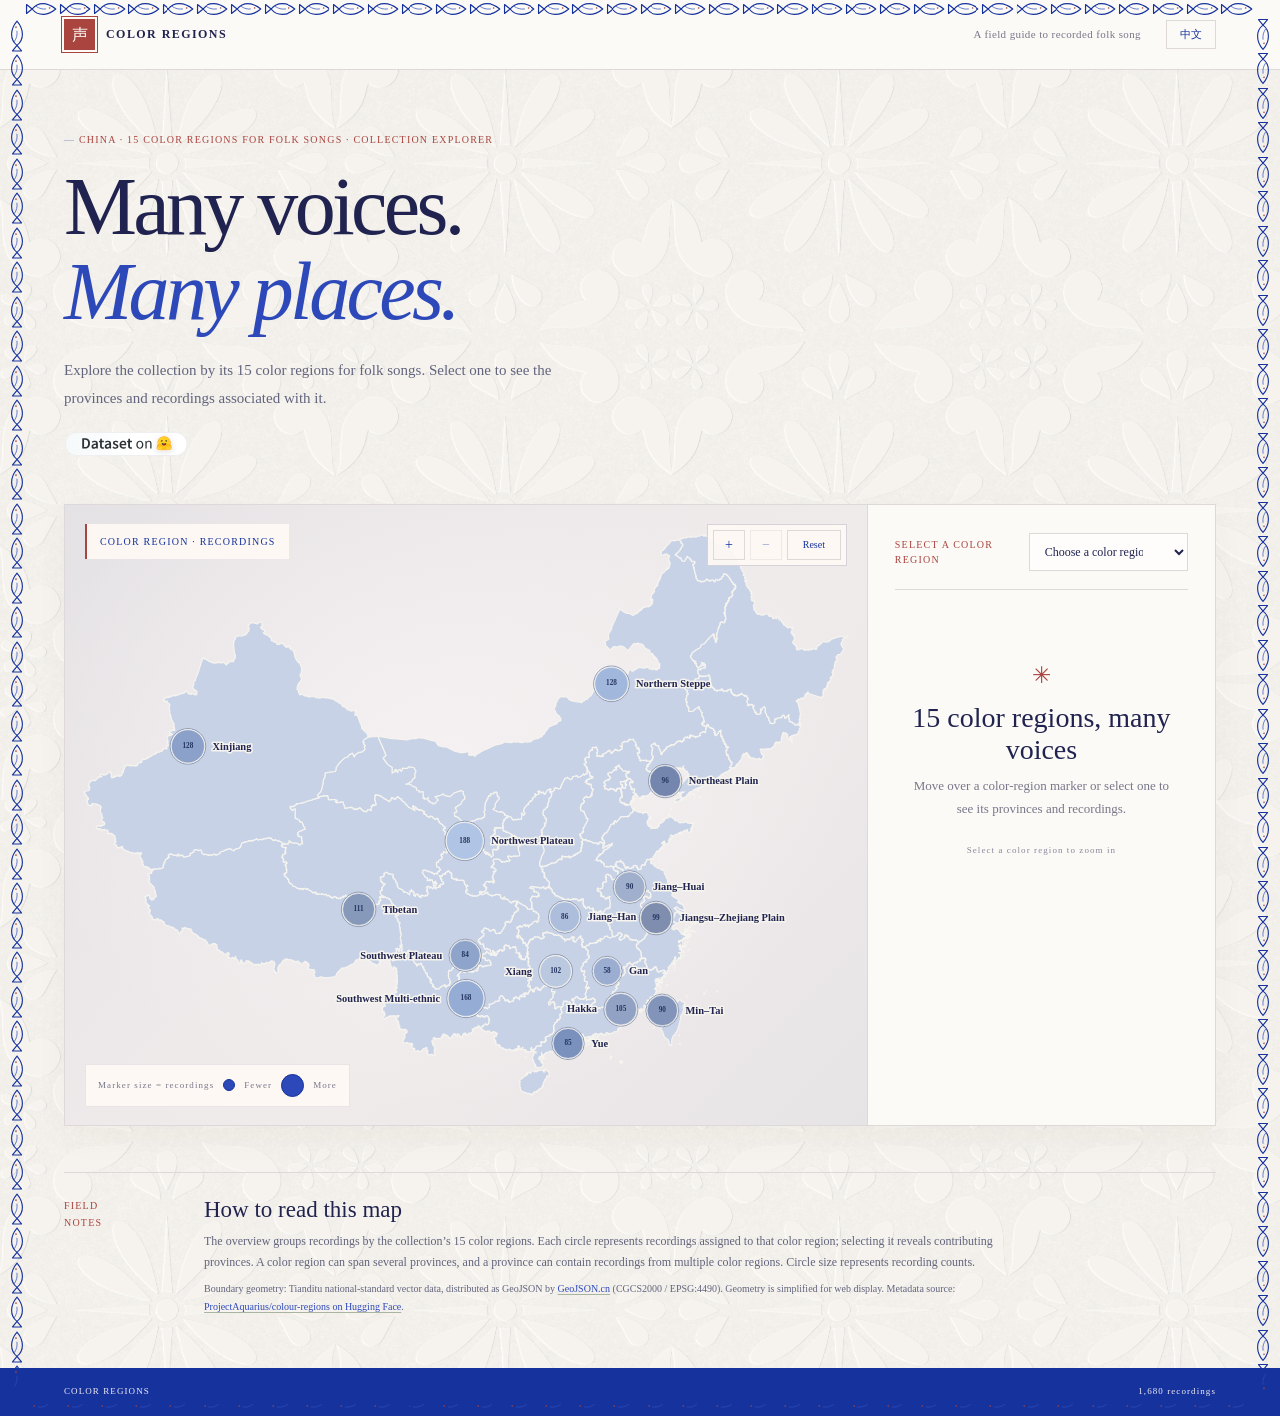
<file: index.html>
<!doctype html>
<html lang="en">
<head>
  <meta charset="utf-8"><meta name="viewport" content="width=device-width, initial-scale=1">
  <meta name="description" content="Explore recordings in the Color Regions Chinese folk song collection by recorded province and color region.">
  <title>China’s Color Regions</title>
  <link rel="stylesheet" href="style.css?v=20261118-05">
</head>
<body>
  <div class="paper-emboss" aria-hidden="true"></div>
  <header class="top"><a class="wordmark" href="#">COLOR REGIONS</a><div class="topnote" data-i18n="topnote">A field guide to recorded folk song</div><button id="languageToggle" class="language-toggle" type="button" aria-label="Switch language">中文</button></header>
  <main>
    <section class="intro"><div class="eyebrow" data-i18n="eyebrow">CHINA · 15 COLOR REGIONS FOR FOLK SONGS · COLLECTION EXPLORER</div><h1 data-i18n="headline">Many voices.<br><em>Many places.</em></h1><p data-i18n="intro">Explore the collection by its 15 color regions for folk songs. Select one to see the provinces and recordings associated with it.</p><a class="hf-badge" href="https://huggingface.co/datasets/ProjectAquarius/colour-regions" target="_blank" rel="noreferrer"><img src="hf-dataset-badge.svg" width="124" height="27" alt="Dataset on Hugging Face"></a></section>
    <section class="explorer" aria-label="Interactive map and recording details">
      <div class="map-wrap"><div id="map" role="application" aria-label="Map of China’s 15 color regions"></div><div class="map-label" data-i18n="mapLabel">COLOR REGION · RECORDINGS</div><div class="map-controls" role="group" aria-label="Map zoom controls"><button id="zoomIn" type="button" aria-label="Zoom in">+</button><button id="zoomOut" type="button" aria-label="Zoom out">−</button><button id="zoomReset" type="button">Reset</button></div><div class="legend"><span data-i18n="markerLegend">Marker size = recordings</span><i class="legend-dot small"></i><span data-i18n="few">Fewer</span><i class="legend-dot large"></i><span data-i18n="many">More</span></div></div>
      <aside class="panel" aria-live="polite"><div class="panel-head"><div class="eyebrow" data-i18n="selectProvince">SELECT A COLOR REGION</div><select id="provinceSelect" aria-label="Choose a color region"><option value="" data-i18n="choose">Choose a color region…</option></select></div><div id="details"><div class="empty"><span class="compass">✳</span><h2 data-i18n="start">15 color regions, many voices</h2><p data-i18n="startText">Move over a color-region marker or select one to see its provinces and recordings.</p><div class="hint" data-i18n="hint">Select a color region to zoom in</div></div></div></aside>
    </section>
    <section class="method"><div class="method-mark" data-i18n="fieldnotes">FIELD<br>NOTES</div><div><h2 data-i18n="howTo">How to read this map</h2><p data-i18n="method">The overview groups recordings by the collection’s 15 color regions. Each circle represents recordings assigned to that color region; selecting it reveals contributing provinces. A color region can span several provinces, and a province can contain recordings from multiple color regions. Circle size represents recording counts.</p><p class="source"><span data-i18n="boundarySource">Boundary geometry: Tianditu national-standard vector data, distributed as GeoJSON by</span> <a href="https://geojson.cn/data/atlas/tiandi" target="_blank" rel="noreferrer">GeoJSON.cn</a> (CGCS2000 / EPSG:4490). <span data-i18n="sourceEnd">Geometry is simplified for web display. Metadata source:</span> <a href="https://huggingface.co/datasets/ProjectAquarius/colour-regions" target="_blank" rel="noreferrer">ProjectAquarius/colour-regions on Hugging Face</a>.</p></div></section>
  </main>
  <footer><span>COLOR REGIONS</span><span id="datasetNote">Loading collection…</span></footer>
  <script src="app.js?v=20261118-05"></script>
</body></html>
</file>
<file: style.css>
:root {
  --paper: #f6f4ee;
  --paper-light: #fcfaf6;
  --map-paper: #f4f2ec;
  --ink: #20234f;
  --muted: #77778a;
  --line: #ded8d8;
  --green: #2d49b9;
  --green-dark: #15329d;
  --celadon: #c5c8e2;
  --red: #a9443f;
  --gold: #9698c4;
}

* { box-sizing: border-box; }
html { scroll-behavior: smooth; }
body {
  position: relative;
  margin: 0;
  color: var(--ink);
  background: var(--paper);
  font-family: "Noto Sans SC", "PingFang SC", "Microsoft YaHei", "Segoe UI", sans-serif;
}
.paper-emboss {
  position: absolute;
  z-index: 0;
  inset: 0;
  pointer-events: none;
  background: url("emboss-pattern.png") 0 0 / 672px 800px repeat;
  opacity: 1;
}
.top, main, footer { position: relative; z-index: 1; }
body::before {
  content: "";
  position: absolute;
  z-index: 1000;
  inset: 0 25px;
  pointer-events: none;
  background-image:
    url("data:image/svg+xml,%3Csvg xmlns='http://www.w3.org/2000/svg' viewBox='0 0 34 18'%3E%3Cg fill='none' stroke='%2315329d' stroke-width='1.15' stroke-linecap='round' stroke-linejoin='round'%3E%3Cpath d='M7 9 1.5 4.5v9L7 9c5.3-7.2 15.7-7.2 24 0-8.3 7.2-18.7 7.2-24 0Z'/%3E%3Cpath d='M11 6.5c3 2 6 3 10 2.5' stroke='%232d49b9' stroke-width='.7'/%3E%3C/g%3E%3Ccircle cx='25' cy='8' r='.8' fill='%23a9443f'/%3E%3C/svg%3E"),
    url("data:image/svg+xml,%3Csvg xmlns='http://www.w3.org/2000/svg' viewBox='0 0 34 18'%3E%3Cg transform='translate(34 0) scale(-1 1)'%3E%3Cg fill='none' stroke='%2315329d' stroke-width='1.15' stroke-linecap='round' stroke-linejoin='round'%3E%3Cpath d='M7 9 1.5 4.5v9L7 9c5.3-7.2 15.7-7.2 24 0-8.3 7.2-18.7 7.2-24 0Z'/%3E%3Cpath d='M11 6.5c3 2 6 3 10 2.5' stroke='%232d49b9' stroke-width='.7'/%3E%3C/g%3E%3Ccircle cx='25' cy='8' r='.8' fill='%23a9443f'/%3E%3C/g%3E%3C/svg%3E");
  background-repeat: space no-repeat, space no-repeat;
  background-size: 34px 18px, 34px 18px;
  background-position: left top, right bottom;
}
body::after {
  content: "";
  position: absolute;
  z-index: 1000;
  inset: 18px 8px;
  pointer-events: none;
  background-image:
    url("data:image/svg+xml,%3Csvg xmlns='http://www.w3.org/2000/svg' viewBox='0 0 18 34'%3E%3Cg transform='translate(18 0) rotate(90)'%3E%3Cg fill='none' stroke='%2315329d' stroke-width='1.15' stroke-linecap='round' stroke-linejoin='round'%3E%3Cpath d='M7 9 1.5 4.5v9L7 9c5.3-7.2 15.7-7.2 24 0-8.3 7.2-18.7 7.2-24 0Z'/%3E%3Cpath d='M11 6.5c3 2 6 3 10 2.5' stroke='%232d49b9' stroke-width='.7'/%3E%3C/g%3E%3Ccircle cx='25' cy='8' r='.8' fill='%23a9443f'/%3E%3C/g%3E%3C/svg%3E"),
    url("data:image/svg+xml,%3Csvg xmlns='http://www.w3.org/2000/svg' viewBox='0 0 18 34'%3E%3Cg transform='translate(0 34) rotate(-90)'%3E%3Cg fill='none' stroke='%2315329d' stroke-width='1.15' stroke-linecap='round' stroke-linejoin='round'%3E%3Cpath d='M7 9 1.5 4.5v9L7 9c5.3-7.2 15.7-7.2 24 0-8.3 7.2-18.7 7.2-24 0Z'/%3E%3Cpath d='M11 6.5c3 2 6 3 10 2.5' stroke='%232d49b9' stroke-width='.7'/%3E%3C/g%3E%3Ccircle cx='25' cy='8' r='.8' fill='%23a9443f'/%3E%3C/g%3E%3C/svg%3E");
  background-repeat: no-repeat space, no-repeat space;
  background-size: 18px 34px, 18px 34px;
  background-position: right top, left bottom;
}
.top {
  min-height: 70px;
  padding: 0 5vw;
  display: flex;
  align-items: center;
  gap: 25px;
  border-bottom: 1px solid var(--line);
  background: var(--paper-light);
}
.wordmark {
  display: inline-flex;
  align-items: center;
  gap: 11px;
  color: var(--ink);
  text-decoration: none;
  font: 600 12px/1.3 "Georgia", "Songti SC", "SimSun", serif;
  letter-spacing: .12em;
}
.wordmark::before {
  content: "声";
  display: grid;
  place-items: center;
  width: 29px;
  height: 29px;
  color: var(--paper-light);
  background: var(--red);
  border: 1px solid var(--red);
  outline: 1px solid var(--red);
  outline-offset: 2px;
  font: 16px/1 "Songti SC", "SimSun", serif;
  letter-spacing: 0;
}
.wordmark span { color: var(--muted); font-weight: 400; }
.topnote {
  margin-left: auto;
  color: var(--muted);
  font: 11px/1.4 "Georgia", "Songti SC", "SimSun", serif;
  letter-spacing: .035em;
}
.language-toggle {
  padding: 8px 13px;
  color: var(--green-dark);
  background: transparent;
  border: 1px solid var(--line);
  font: 11px/1 "Georgia", "Songti SC", "SimSun", serif;
  cursor: pointer;
}
.language-toggle:hover { color: var(--paper-light); background: var(--green); border-color: var(--green); }

main { max-width: 1380px; margin: auto; padding: 62px 5vw 40px; }
.intro { max-width: 670px; margin: 0 0 42px; }
.hf-badge { display: inline-block; margin-top: 18px; transition: opacity .15s; }
.hf-badge:hover { opacity: .85; }
.hf-badge img { display: block; }
.eyebrow, .map-label, .legend, .hint, .method-mark, footer, .region-heading {
  font: 10px/1.5 "Georgia", "Songti SC", "SimSun", serif;
  letter-spacing: .12em;
}
.eyebrow { color: var(--red); }
.intro .eyebrow::before { content: "—  "; color: var(--gold); }
h1 {
  margin: 19px 0 15px;
  color: var(--ink);
  font: 500 clamp(48px, 7vw, 82px)/.99 "Georgia", "Songti SC", "STSong", "SimSun", serif;
  letter-spacing: -.045em;
}
.intro h1 em { color: var(--green); font: italic 500 1em/1.1 "Georgia", "Songti SC", "STSong", serif; }
.intro p {
  max-width: 520px;
  margin: 20px 0 0;
  color: #62647d;
  font: 15px/1.85 "Georgia", "Songti SC", "SimSun", serif;
}
.explorer {
  display: grid;
  grid-template-columns: minmax(0, 1.85fr) minmax(320px, .8fr);
  min-height: 620px;
  overflow: hidden;
  background: var(--paper-light);
  border: 1px solid var(--line);
  box-shadow: 0 12px 32px #4137230a;
}
.map-wrap {
  position: relative;
  min-height: 620px;
  min-width: 0;
  height: clamp(620px, 48vw, 720px);
  overflow: hidden;
  background-color: var(--map-paper);
  background-image: radial-gradient(ellipse at 46% 42%, #f5f0f1 0, transparent 68%), linear-gradient(135deg, #e5e2e5, #f0ebeb 58%, #e7e4e6);
  border-right: 1px solid var(--line);
}
#map { position: absolute; inset: 0; }
.province-map { display: block; width: 100%; height: 100%; }
.province-map { touch-action: none; cursor: grab; }
.province-map.is-panning { cursor: grabbing; }
.province-shape { stroke-width: 1.15; vector-effect: non-scaling-stroke; }
.province-marker { cursor: pointer; outline: none; }
.region-marker { cursor: pointer; outline: none; }
.region-marker-halo { fill: #f6f4ee; stroke: #7d8aa7; stroke-width: .8; vector-effect: non-scaling-stroke; }
.region-marker-core { stroke: #f6f4ee; stroke-width: .65; vector-effect: non-scaling-stroke; }
.region-marker:hover .region-marker-halo, .region-marker:focus .region-marker-halo { stroke: #53678f; stroke-width: 1.6; }
.region-marker:hover .region-marker-core, .region-marker:focus .region-marker-core { filter: brightness(.96); }
.region-marker-leader { stroke: #7385aa; stroke-width: 1; stroke-dasharray: 2 3; opacity: .7; vector-effect: non-scaling-stroke; pointer-events: none; }
.region-name-label { fill: #20234f; stroke: #f6f4ee; stroke-width: 4px; paint-order: stroke; stroke-linejoin: round; font: 600 13px "Georgia", "Songti SC", "SimSun", serif; pointer-events: none; }
.marker-halo { fill: #f6f4ee; stroke: #7d8aa7; stroke-width: .7; vector-effect: non-scaling-stroke; }
.marker-core { stroke: #f6f4ee; stroke-width: .55; vector-effect: non-scaling-stroke; }
.marker-count { fill: #24345f; font: 600 9px "Georgia", serif; dominant-baseline: middle; text-anchor: middle; pointer-events: none; }
.province-marker:hover .marker-halo, .province-marker:focus .marker-halo, .province-marker.selected .marker-halo { stroke: #53678f; stroke-width: 1.6; }
.province-marker:hover .marker-core, .province-marker:focus .marker-core { filter: brightness(.96); }
.map-label {
  position: absolute;
  z-index: 2;
  top: 19px;
  left: 20px;
  max-width: calc(100% - 150px);
  padding: 10px 13px;
  color: var(--green-dark);
  background: #fffaf6e8;
  border-left: 2px solid var(--red);
}
.map-controls {
  position: absolute;
  z-index: 2;
  top: 19px;
  right: 20px;
  display: flex;
  gap: 5px;
  padding: 5px;
  background: #fffaf6e8;
  border: 1px solid #d6d2da;
}
.map-controls button {
  min-width: 32px;
  height: 30px;
  padding: 0 9px;
  color: var(--green-dark);
  background: transparent;
  border: 1px solid var(--line);
  font: 14px/1 "Georgia", "Songti SC", "SimSun", serif;
  cursor: pointer;
}
.map-controls button:hover, .map-controls button:focus-visible { color: var(--paper-light); background: var(--green-dark); outline: none; }
.map-controls button:disabled { opacity: .45; cursor: default; }
.map-controls #zoomReset { min-width: 54px; font-size: 10px; }
.legend {
  position: absolute;
  z-index: 2;
  bottom: 18px;
  left: 20px;
  display: flex;
  align-items: center;
  gap: 9px;
  padding: 9px 12px;
  color: var(--muted);
  background: #fffaf6e8;
  border: 1px solid #d6d2da80;
  font-size: 9px;
}
.legend i.legend-dot { display: inline-block; width: 12px; height: 12px; min-width: 12px; border: 1px solid var(--green-dark); border-radius: 50%; background: var(--green); }
.legend i.legend-dot.large { width: 23px; height: 23px; min-width: 23px; }
/* The map sets the row height; the panel fills that height and scrolls inside it. */
.panel { min-width: 0; height: 0; min-height: 100%; padding: 28px 27px; overflow-x: hidden; overflow-y: auto; background: var(--paper-light); }
.panel.tag-explorer-open .panel-head { display: none; }
.panel-head { display: flex; align-items: center; justify-content: space-between; gap: 13px; padding-bottom: 18px; border-bottom: 1px solid var(--line); }
.panel-head .eyebrow { min-width: 0; color: var(--red); line-height: 1.5; }
.panel-head select { flex: 0 1 185px; min-width: 0; }
select {
  max-width: 185px;
  padding: 10px 28px 10px 11px;
  color: var(--ink);
  background: #fffdfc;
  border: 1px solid var(--line);
  border-radius: 0;
  font: 12px "Georgia", "Songti SC", "SimSun", serif;
}
.empty { padding: 72px 6px; text-align: center; }
.compass { color: var(--red); font-size: 23px; }
.empty h2 { margin: 13px 0 8px; font: 500 28px "Georgia", "Songti SC", "SimSun", serif; }
.empty p { max-width: 275px; margin: 0 auto 23px; color: var(--muted); font: 13px/1.8 "Georgia", "Songti SC", "SimSun", serif; }
.hint { color: #88879b; font-size: 9px; }
.province-title { margin: 24px 0 3px; color: var(--ink); font: 500 36px/1.15 "Georgia", "Songti SC", "STSong", "SimSun", serif; }
.province-count { color: var(--muted); font: 12px/1.6 "Georgia", "Songti SC", "SimSun", serif; }
.region-provinces { display: flex; flex-direction: column; border-top: 1px solid var(--line); }
.region-province { display: flex; align-items: center; justify-content: space-between; gap: 12px; width: 100%; padding: 12px 2px; color: var(--ink); background: transparent; border: 0; border-bottom: 1px solid var(--line); text-align: left; cursor: pointer; font: 13px/1.4 "Georgia", "Songti SC", "SimSun", serif; }
.region-province b { color: var(--green-dark); font: 600 12px/1 "Georgia", serif; }
.region-province:hover, .region-province:focus-visible { color: var(--red); background: #fffaf6; outline: none; }
.region-heading { display: flex; align-items: center; gap: 9px; margin: 25px 0 11px; color: var(--red); font-size: 9px; }
.region-heading::after { content: ""; width: 26px; height: 1px; background: var(--gold); }
.tag-cloud { display: grid; grid-template-columns: repeat(2, minmax(0, 1fr)); gap: 8px; margin: 0 0 20px; }
.tag {
  position: relative;
  display: flex;
  min-width: 0;
  max-width: 100%;
  min-height: 62px;
  flex-direction: column;
  align-items: flex-start;
  gap: 5px;
  padding: 10px 31px 10px 12px;
  color: var(--ink);
  font: inherit;
  text-align: left;
  cursor: pointer;
  appearance: none;
  background: #e8e9f3;
  border: 1px solid #d8d9e9;
  border-left: 3px solid var(--green);
}
.tag:hover, .tag:focus-visible { outline: 1px solid #8291b0; outline-offset: 1px; box-shadow: 0 3px 10px #20234f12; }
.tag small { color: #77786e; font: 8px/1.3 "Georgia", "Songti SC", "SimSun", serif; letter-spacing: .1em; text-transform: uppercase; }
.tag-value { overflow-wrap: anywhere; font: 12px/1.45 "Georgia", "Songti SC", "SimSun", serif; }
.tag b { position: absolute; top: 10px; right: 9px; color: var(--muted); font: 9px "Georgia", serif; }
.tag-region { background: #e8e9f3; border-color: #d8d9e9; border-left-color: var(--green); }
.tag-genre { background: #f2e9ed; border-color: #e7d9df; border-left-color: var(--red); }
.tag-ethnicity { background: #e9e8f2; border-color: #d9d8e8; border-left-color: var(--gold); }
.tag-performance { background: #e4ebf2; border-color: #d4dee9; border-left-color: #53689c; }
.tag-place { background: #f2ece8; border-color: #e7dcd5; border-left-color: #7d83b5; }
.tag-back { margin: 0 0 18px; padding: 0; color: var(--green-dark); background: transparent; border: 0; font: 11px/1.5 "Georgia", "Songti SC", "SimSun", serif; cursor: pointer; }
.tag-back:hover, .tag-back:focus-visible { color: var(--red); text-decoration: underline; outline: none; }
.tag-explorer-label { margin-top: 2px; }
.tag-scope-note { margin: -4px 0 12px; color: var(--muted); font: 12px/1.55 "Georgia", "Songti SC", "SimSun", serif; }
.tag-explorer-title { margin-top: 6px; font-size: 30px; overflow-wrap: anywhere; }
.tag-source-hint { margin: 10px 0 0; color: var(--muted); font: 11px/1.6 "Georgia", "Songti SC", "SimSun", serif; }
.tag-result-group { margin-top: 16px; }
.tag-result-heading { display: flex; align-items: baseline; justify-content: space-between; gap: 12px; padding: 10px 0 7px; border-top: 1px solid var(--line); }
.tag-result-heading h3 { margin: 0; color: var(--ink); font: 500 17px/1.35 "Georgia", "Songti SC", "SimSun", serif; }
.tag-result-heading span { color: var(--muted); white-space: nowrap; font: 10px/1.4 "Georgia", "Songti SC", "SimSun", serif; }
.tag-results .song { padding: 10px 0; }
.translation-note { margin: -3px 0 12px; color: var(--muted); font: 10px/1.6 "Georgia", "Songti SC", "SimSun", serif; }
.song-list { display: flex; flex-direction: column; gap: 0; }
.song { padding: 13px 0; border-top: 1px solid var(--line); }
.song a { color: var(--ink); font: 600 12px/1.55 "Georgia", "Songti SC", "SimSun", serif; text-decoration: none; }
.song a:hover { color: var(--red); text-decoration: underline; }
.song-meta { margin-top: 4px; color: var(--muted); font: 10px/1.6 "Georgia", "Songti SC", "SimSun", serif; }
.method { display: grid; grid-template-columns: 120px 1fr; gap: 20px; margin-top: 46px; padding: 24px 0 6px; border-top: 1px solid var(--line); }
.method-mark { color: var(--red); line-height: 1.7; }
.method h2 { margin: 0 0 8px; font: 500 23px "Georgia", "Songti SC", "SimSun", serif; }
.method p { max-width: 840px; margin: 6px 0; color: #62647d; font: 12px/1.8 "Georgia", "Songti SC", "SimSun", serif; }
.source { font-size: 10px !important; }
.source a { color: var(--green); text-decoration-color: #aab5a1; text-underline-offset: 2px; }
footer {
  display: flex;
  justify-content: space-between;
  gap: 16px;
  padding: 17px 5vw;
  color: #f2edf4;
  background: var(--green-dark);
  font-size: 9px;
}

@media (max-width: 850px) {
  main { padding-top: 42px; }
  .explorer { grid-template-columns: 1fr; }
  .map-wrap { height: auto; min-height: 500px; border-right: 0; border-bottom: 1px solid var(--line); }
  .panel { height: auto; max-height: none; min-height: 350px; }
}
@media (max-width: 520px) {
  body::before { inset: 5px; }
  .top { min-height: 62px; gap: 12px; padding: 0 16px; }
  .wordmark { font-size: 10px; }
  .wordmark::before { width: 25px; height: 25px; }
  .topnote { display: none; }
  main { padding: 36px 14px; }
  .intro { margin-bottom: 30px; }
  .intro p { font-size: 14px; }
  .map-wrap { min-height: 410px; }
  .map-label { top: 10px; left: 9px; padding: 8px; font-size: 8px; }
  .map-controls { top: 52px; right: 9px; gap: 3px; padding: 3px; }
  .map-controls button { min-width: 27px; height: 27px; padding: 0 6px; }
  .map-controls #zoomReset { min-width: 44px; font-size: 9px; }
  .legend { left: 8px; bottom: 8px; gap: 6px; padding: 7px; font-size: 8px; }
  .legend i.legend-dot { width: 9px; height: 9px; min-width: 9px; }
  .legend i.legend-dot.large { width: 17px; height: 17px; min-width: 17px; }
  .panel { padding: 20px 16px; }
  .panel-head { gap: 8px; }
  .panel-head .eyebrow { font-size: 8px; }
  select { max-width: 160px; }
  .tag-cloud { grid-template-columns: repeat(2, minmax(0, 1fr)); gap: 6px; }
  .tag { min-height: 58px; padding: 8px 24px 8px 9px; }
  .tag b { top: 8px; right: 7px; }
  .method { grid-template-columns: 65px 1fr; gap: 12px; }
  footer { flex-direction: column; padding: 14px; }
}
</file>
